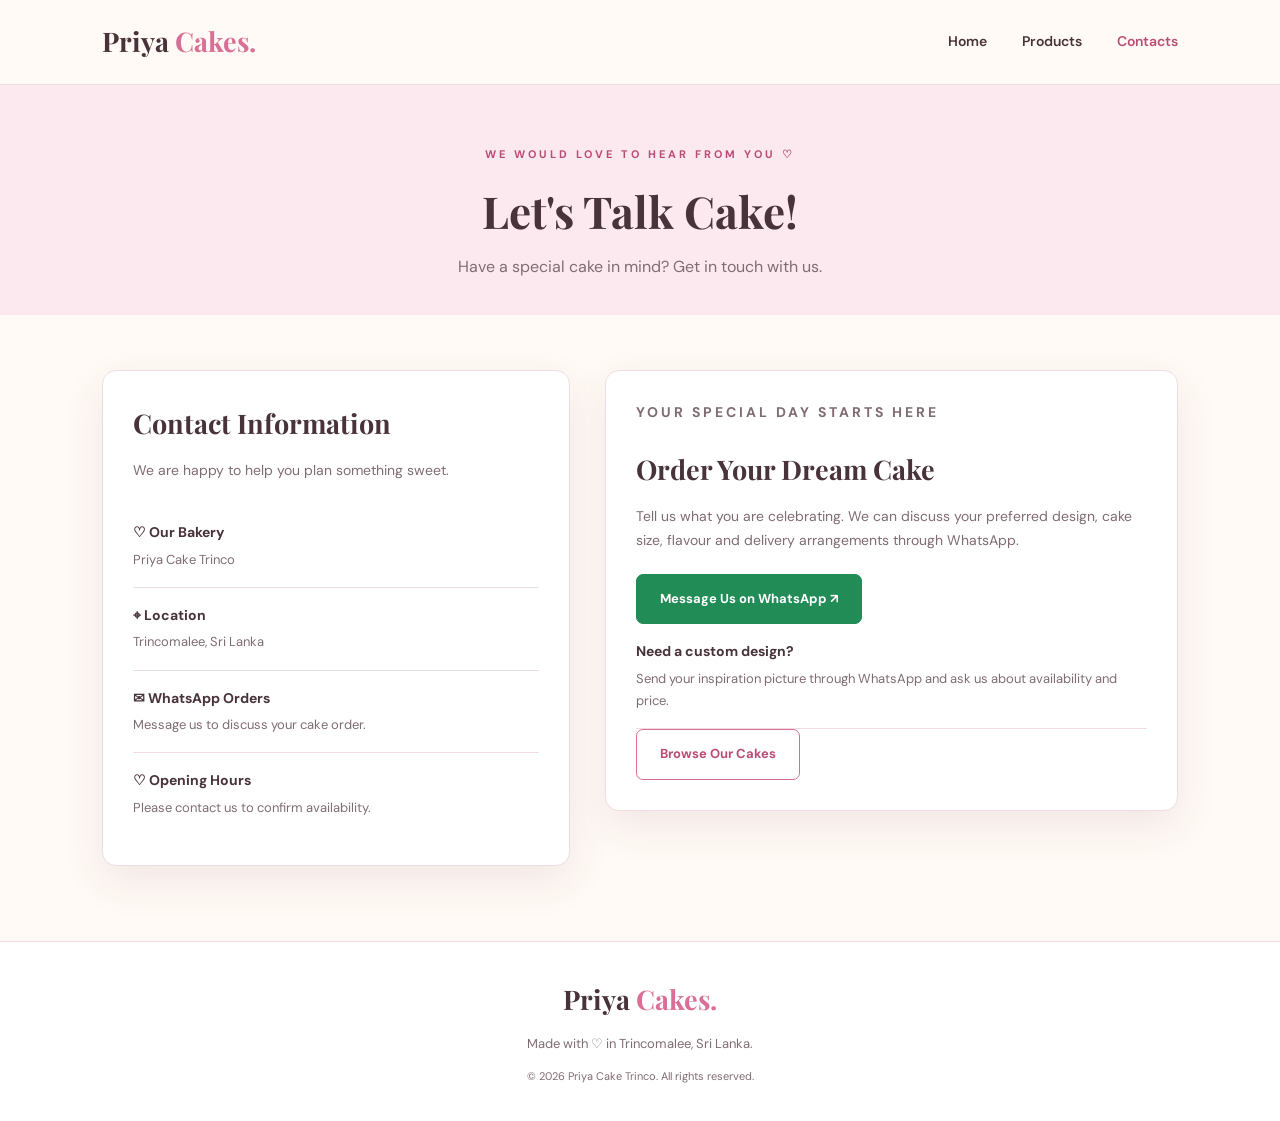
<file: contacts.html>
<!DOCTYPE html>
<html lang="en">
<head>
    <meta charset="UTF-8">
    <meta name="viewport" content="width=device-width, initial-scale=1.0">
    <title>Contact Us | Priya Cake Trinco</title>
    <link rel="icon" type="image/png" href="priya-cake-favicon.png">
    <link rel="stylesheet" href="style.css">
</head>
<body>

<header class="header">
    <a href="index.html" class="logo">Priya<span> Cakes.</span></a>
    <nav class="navbar">
        <a href="index.html">Home</a>
        <a href="products.html">Products</a>
        <a href="contacts.html" class="active">Contacts</a>
    </nav>
</header>

<main>
    <section class="section-heading">
        <p class="eyebrow">WE WOULD LOVE TO HEAR FROM YOU ♡</p>
        <h1>Let's Talk Cake!</h1>
        <p>Have a special cake in mind? Get in touch with us.</p>
    </section>

    <section class="contact-layout">

        <div class="contact-details">
            <h2>Contact Information</h2>
            <p>We are happy to help you plan something sweet.</p>

            <div class="contact-item">
                <h3>♡ Our Bakery</h3>
                <p>Priya Cake Trinco</p>
            </div>

            <div class="contact-item">
                <h3>⌖ Location</h3>
                <p>Trincomalee, Sri Lanka</p>
            </div>

            <div class="contact-item">
                <h3>✉ WhatsApp Orders</h3>
                <p>Message us to discuss your cake order.</p>
            </div>

            <div class="contact-item">
                <h3>♡ Opening Hours</h3>
                <p>Please contact us to confirm availability.</p>
            </div>
        </div>

        <div class="contact-card">
            <p class="eyebrow">YOUR SPECIAL DAY STARTS HERE</p>
            <h2>Order Your Dream Cake</h2>
            <p>
                Tell us what you are celebrating.
                We can discuss your preferred design,
                cake size, flavour and delivery arrangements
                through WhatsApp.
            </p>

            <a class="btn whatsapp-btn"
               href="https://wa.me/+94 78 918 6160?text=Hello%20Priya%20Cake%20Trinco!%20I%20would%20like%20to%20inquire%20about%20a%20cake%20order."
               target="_blank" rel="noopener">
                Message Us on WhatsApp ↗
            </a>

            <div class="contact-item">
                <h3>Need a custom design?</h3>
                <p>
                    Send your inspiration picture through
                    WhatsApp and ask us about availability and price.
                </p>
            </div>

            <a href="products.html" class="btn btn-outline">
                Browse Our Cakes
            </a>
        </div>

    </section>
</main>

<footer class="footer">
    <a href="index.html" class="logo">Priya<span> Cakes.</span></a>
    <p>Made with ♡ in Trincomalee, Sri Lanka.</p>
    <p class="copyright">© 2026 Priya Cake Trinco. All rights reserved.</p>
</footer>

</body>
</html>
</file>
<file: style.css>
@import url('https://fonts.googleapis.com/css2?family=DM+Sans:wght@400;500;600;700&family=Playfair+Display:wght@500;600;700&display=swap');

:root {
    --pink: #d96f96;
    --pink-dark: #b94d76;
    --pink-light: #fce8ef;
    --cream: #fffaf5;
    --white: #ffffff;
    --text: #49333b;
    --muted: #806c73;
    --border: #f1dce4;
    --shadow: 0 15px 40px rgba(120, 56, 82, 0.10);
}

* {
    margin: 0;
    padding: 0;
    box-sizing: border-box;
}

html {
    scroll-behavior: smooth;
}

body {
    font-family: 'DM Sans', sans-serif;
    background: var(--cream);
    color: var(--text);
    line-height: 1.7;
}

a {
    text-decoration: none;
    color: inherit;
}

img {
    display: block;
    max-width: 100%;
}

.header {
    width: 100%;
    min-height: 85px;
    padding: 18px 8%;
    display: flex;
    justify-content: space-between;
    align-items: center;
    gap: 25px;
    background: rgba(255, 250, 245, 0.96);
    border-bottom: 1px solid var(--border);
    position: relative;
    z-index: 10;
}

.logo {
    font-family: 'Playfair Display', serif;
    font-size: 27px;
    font-weight: 700;
    color: var(--text);
    white-space: nowrap;
}

.logo span {
    color: var(--pink);
}

.navbar {
    display: flex;
    align-items: center;
    gap: 35px;
}

.navbar a {
    font-size: 14px;
    font-weight: 600;
    transition: color 0.3s ease;
}

.navbar a:hover,
.navbar a.active {
    color: var(--pink-dark);
}

.hero {
    min-height: 600px;
    padding: 75px 8%;
    display: grid;
    grid-template-columns: 1fr 0.95fr;
    align-items: center;
    gap: 65px;
    background:
        radial-gradient(ellipse at 5% 10%, #fbe5ed 0%, transparent 40%),
        var(--cream);
}

.hero-content {
    max-width: 570px;
}

.eyebrow {
    color: var(--pink-dark);
    font-size: 11px;
    font-weight: 700;
    letter-spacing: 3px;
    margin-bottom: 18px;
}

.hero h1 {
    font-family: 'Playfair Display', serif;
    font-size: clamp(42px, 5vw, 66px);
    line-height: 1.15;
    letter-spacing: -1.5px;
    margin-bottom: 25px;
}

.hero h1 span {
    color: var(--pink);
}

.hero-description {
    max-width: 460px;
    font-size: 15px;
    color: var(--muted);
    margin-bottom: 30px;
}

.hero-buttons {
    display: flex;
    flex-wrap: wrap;
    gap: 14px;
}

.btn {
    display: inline-flex;
    justify-content: center;
    align-items: center;
    gap: 8px;
    padding: 13px 23px;
    border: 1px solid var(--pink);
    border-radius: 7px;
    background: var(--pink);
    color: var(--white);
    font-family: inherit;
    font-size: 13px;
    font-weight: 700;
    cursor: pointer;
    transition: 0.3s ease;
}

.btn:hover {
    background: var(--pink-dark);
    border-color: var(--pink-dark);
    transform: translateY(-3px);
    box-shadow: 0 9px 22px rgba(185, 77, 118, 0.2);
}

.btn-outline {
    background: transparent;
    color: var(--pink-dark);
}

.btn-outline:hover {
    color: var(--white);
}

.hero-note {
    margin-top: 30px;
    color: var(--muted);
    font-size: 12px;
}

.hero-note span {
    color: var(--pink);
    font-size: 18px;
    margin-right: 5px;
}

.hero-image {
    position: relative;
    max-width: 500px;
    width: 100%;
    justify-self: end;
}

.hero-image > img {
    width: 100%;
    height: 450px;
    object-fit: cover;
    border-radius: 48% 48% 12px 12px;
    box-shadow: var(--shadow);
}

.floating-card {
    position: absolute;
    bottom: 25px;
    left: -35px;
    display: flex;
    align-items: center;
    gap: 12px;
    background: var(--white);
    padding: 15px 20px;
    border-radius: 12px;
    box-shadow: var(--shadow);
}

.heart {
    color: var(--pink);
    font-size: 30px;
}

.floating-card strong {
    font-family: 'Playfair Display', serif;
    font-size: 15px;
}

.floating-card p {
    font-size: 11px;
    color: var(--muted);
}

.features {
    padding: 55px 8%;
    display: grid;
    grid-template-columns: repeat(3, 1fr);
    gap: 25px;
    background: var(--white);
}

.feature {
    text-align: center;
    padding: 20px;
}

.feature > span {
    color: var(--pink);
    font-size: 30px;
}

.feature h3 {
    font-family: 'Playfair Display', serif;
    font-size: 20px;
    margin: 10px 0 5px;
}

.feature p {
    color: var(--muted);
    font-size: 13px;
}

.home-cta {
    padding: 75px 8%;
    text-align: center;
    background: var(--pink-light);
}

.home-cta h2,
.section-heading h1 {
    font-family: 'Playfair Display', serif;
    font-size: clamp(30px, 4vw, 44px);
    line-height: 1.3;
    margin-bottom: 14px;
}

.home-cta > p:not(.eyebrow) {
    color: var(--muted);
    margin-bottom: 25px;
}

.footer {
    padding: 35px 8%;
    text-align: center;
    background: var(--white);
    border-top: 1px solid var(--border);
}

.footer .logo {
    display: inline-block;
    margin-bottom: 10px;
}

.footer p {
    color: var(--muted);
    font-size: 13px;
}

.footer .copyright {
    margin-top: 12px;
    font-size: 11px;
}

/* Shared styles for the other pages */

.section-heading {
    padding: 60px 8% 35px;
    text-align: center;
    background: var(--pink-light);
}

.section-heading > p:last-child {
    color: var(--muted);
}

.product-grid {
    padding: 45px 8% 75px;
    display: grid;
    grid-template-columns: repeat(3, minmax(0, 1fr));
    gap: 28px;
}

.product-card {
    overflow: hidden;
    border: 1px solid var(--border);
    border-radius: 13px;
    background: var(--white);
    box-shadow: 0 5px 20px rgba(120, 56, 82, 0.04);
    transition: transform 0.3s ease, box-shadow 0.3s ease;
}

.product-card:hover {
    transform: translateY(-6px);
    box-shadow: var(--shadow);
}

.product-card img {
    width: 100%;
    height: 235px;
    object-fit: cover;
}

.product-info {
    padding: 20px;
}

.product-info h2 {
    font-family: 'Playfair Display', serif;
    font-size: 21px;
    margin-bottom: 6px;
}

.product-info p {
    color: var(--muted);
    font-size: 13px;
    margin-bottom: 14px;
}

.product-bottom {
    display: flex;
    align-items: center;
    justify-content: space-between;
    flex-wrap: wrap;
    gap: 12px;
}

.price {
    color: var(--pink-dark);
    font-size: 18px;
    font-weight: 700;
}

.product-bottom .btn {
    padding: 10px 14px;
    font-size: 12px;
}

.contact-layout {
    padding: 55px 8% 75px;
    display: grid;
    grid-template-columns: 0.9fr 1.1fr;
    gap: 35px;
    align-items: start;
}

.contact-card,
.contact-details {
    background: var(--white);
    padding: 30px;
    border: 1px solid var(--border);
    border-radius: 14px;
    box-shadow: var(--shadow);
}

.contact-card h2,
.contact-details h2 {
    font-family: 'Playfair Display', serif;
    font-size: 27px;
    margin-bottom: 12px;
}

.contact-card > p,
.contact-details > p {
    color: var(--muted);
    font-size: 14px;
    margin-bottom: 22px;
}

.contact-item {
    padding: 16px 0;
    border-bottom: 1px solid var(--border);
}

.contact-item:last-child {
    border-bottom: none;
}

.contact-item h3 {
    font-size: 14px;
    margin-bottom: 4px;
}

.contact-item p,
.contact-item a {
    color: var(--muted);
    font-size: 13px;
    overflow-wrap: anywhere;
}

.contact-item a:hover {
    color: var(--pink-dark);
}

.whatsapp-btn {
    background: #218c56;
    border-color: #218c56;
}

.whatsapp-btn:hover {
    background: #176d41;
    border-color: #176d41;
}

@media (max-width: 900px) {
    .header {
        padding: 18px 5%;
    }

    .navbar {
        gap: 20px;
    }

    .hero {
        padding: 55px 6%;
        gap: 35px;
    }

    .hero-image > img {
        height: 370px;
    }

    .product-grid {
        padding-right: 5%;
        padding-left: 5%;
        grid-template-columns: repeat(2, minmax(0, 1fr));
    }

    .contact-layout {
        padding-right: 5%;
        padding-left: 5%;
    }
}

@media (max-width: 600px) {
    .header {
        min-height: auto;
        padding: 18px 5%;
        flex-direction: column;
        gap: 12px;
    }

    .logo {
        font-size: 25px;
    }

    .navbar {
        width: 100%;
        justify-content: center;
        gap: clamp(18px, 6vw, 32px);
    }

    .navbar a {
        font-size: 13px;
    }

    .hero {
        grid-template-columns: 1fr;
        padding: 45px 6% 55px;
        gap: 40px;
    }

    .hero h1 {
        font-size: clamp(40px, 11vw, 54px);
    }

    .hero-description {
        font-size: 14px;
    }

    .hero-image {
        justify-self: center;
        max-width: 420px;
    }

    .hero-image > img {
        height: 350px;
    }

    .floating-card {
        left: 10px;
        bottom: 15px;
        padding: 12px;
    }

    .features {
        grid-template-columns: 1fr;
        gap: 5px;
        padding: 35px 6%;
    }

    .feature {
        padding: 15px;
    }

    .home-cta {
        padding: 55px 6%;
    }

    .product-grid {
        grid-template-columns: 1fr;
        padding: 30px 6% 55px;
    }

    .product-card img {
        height: 260px;
    }

    .section-heading {
        padding: 45px 6% 30px;
    }

    .contact-layout {
        grid-template-columns: 1fr;
        padding: 35px 6% 55px;
    }

    .contact-card,
    .contact-details {
        padding: 23px;
    }

    .footer {
        padding: 30px 5%;
    }
}
</file>
